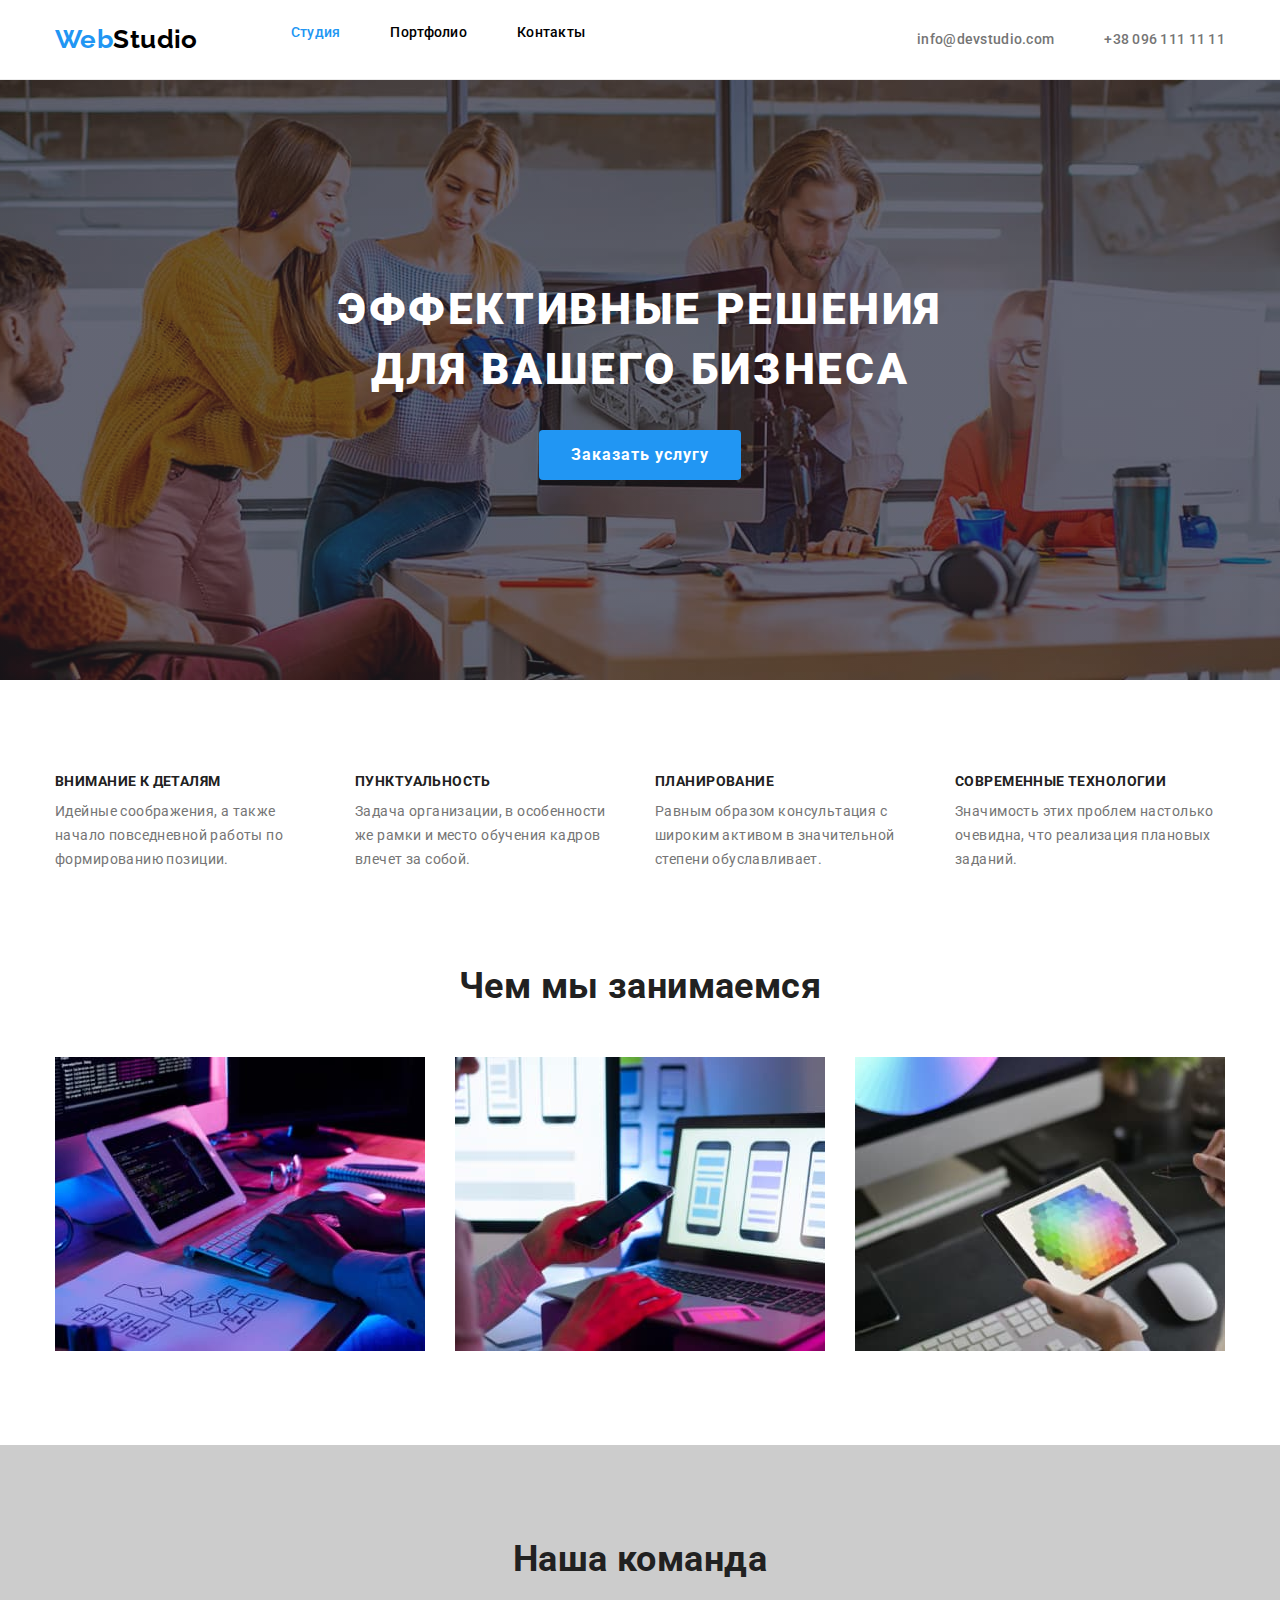
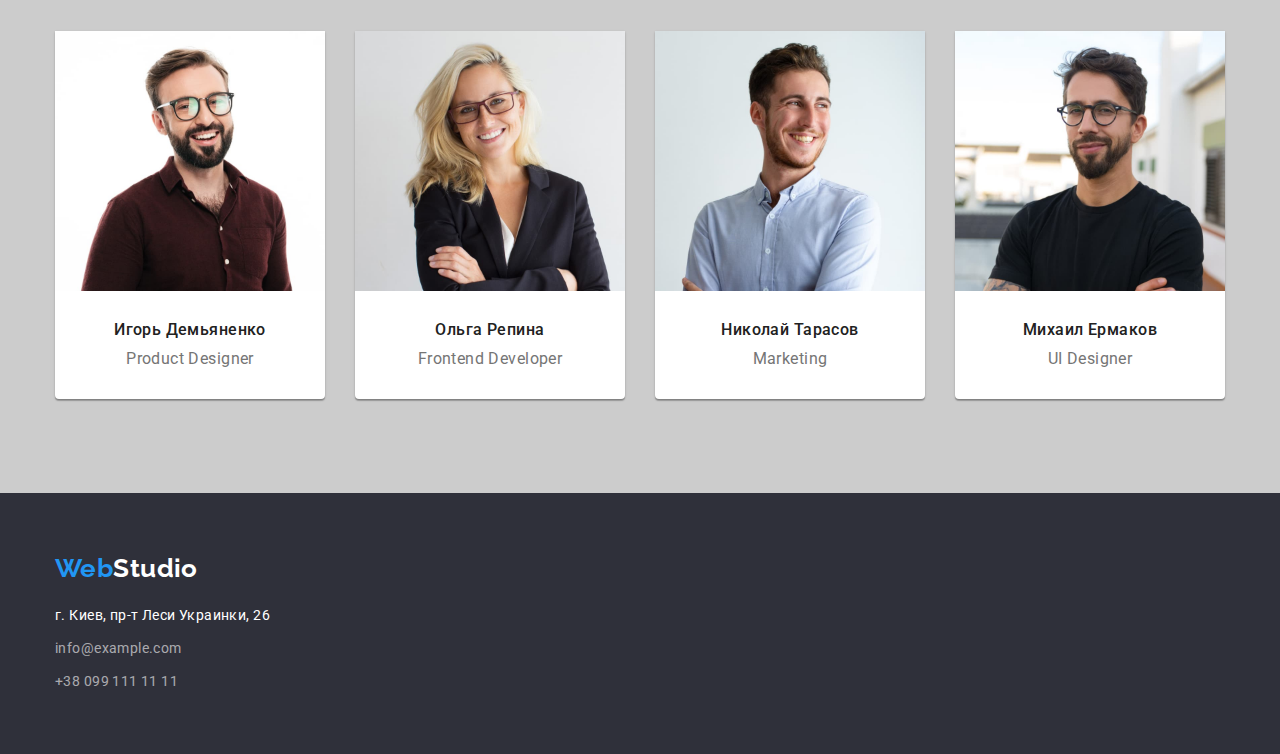
<file: index.html>
<!DOCTYPE html>
<html lang="ru">
<head>
    <meta charset="UTF-8">
    <meta http-equiv="X-UA-Compatible" content="IE=edge">
    <meta name="viewport" content="width=device-width, initial-scale=1.0">
    <title>Document</title>
    <link rel="preconnect" href="https://fonts.googleapis.com">
    <link rel="preconnect" href="https://fonts.gstatic.com" crossorigin>
    <link href="https://fonts.googleapis.com/css2?family=Montserrat:wght@400;700&family=Raleway:wght@700&family=Roboto:wght@400;500;700;900&display=swap" rel="stylesheet">
    <link rel="stylesheet" href="https://cdnjs.cloudflare.com/ajax/libs/modern-normalize/1.1.0/modern-normalize.css" integrity="sha512-Y0MM+V6ymRKN2zStTqzQ227DWhhp4Mzdo6gnlRnuaNCbc+YN/ZH0sBCLTM4M0oSy9c9VKiCvd4Jk44aCLrNS5Q==" crossorigin="anonymous" referrerpolicy="no-referrer" />
    <link rel="stylesheet" href="./css/styles.css">
</head>
<body>
    <header class="header">
        <div class="container main-nav">
            <nav class="header-nav">
                <a href="./index.html" lang="en" class="header-logo"><span class="logo-web">Web</span>Studio</a>
                <ul class="header-nav-list list">
                    <li class="header-item"><a href="./index.html" class="nav-link current link">Студия</a></li>
                    <li class="header-item"><a href="./portfolio.html" class="nav-link link">Портфолио</a></li>
                    <li class="header-item"><a href="#contancts" class="nav-link link">Контакты</a></li>
                </ul>
            </nav>     
                <ul class="header-contacts list">
                    <li class="header-item"><a href="mailto:info@devstudio.com" class="header-contancts-links link">info@devstudio.com</a></li>
                    <li class="header-item"><a href="tel:+380961111111" class="header-contancts-links link">+38 096 111 11 11</a></li>
                </ul>
        </div>
    </header>
    <main>
        <!-- Hero   -->
        <section class="section-hero overlay">
            <div class="container hero">
                <h1 class="hero-title">Эффективные решения для вашего бизнеса</h1>
                <button type="button" class="hero-button">Заказать услугу</button>
            </div>
        </section>
        <!-- особенности   -->
        <section class="section-features">
            <div class="container">
                <h2 class="visually-hidden">особенности</h2>
                    <ul class="features-list list">
                        <li class="features-head">
                            <h3 class="features-title">Внимание к деталям</h3>
                            <p class="features-text">Идейные соображения, а также начало повседневной работы по формированию позиции.</p>
                        </li>
                        <li class="features-head">
                            <h3 class="features-title">Пунктуальность</h3>
                            <p class="features-text">Задача организации, в особенности же рамки и место обучения кадров влечет за собой.</p>
                        </li>
                        <li class="features-head">
                            <h3 class="features-title">Планирование</h3>
                            <p class="features-text">Равным образом консультация с широким активом в значительной степени обуславливает.</p>
                        </li>
                        <li class="features-head">
                            <h3 class="features-title">Современные технологии</h3>
                            <p class="features-text">Значимость этих проблем настолько очевидна, что реализация плановых заданий.</p>
                        </li>
                    </ul> 
            </section>
            </div>
            
        <!-- Чем мы занимаемся   -->
        <section class="section-gallery">
            <div class="container">
                <h2 class="section-title">Чем мы занимаемся</h2>
                <ul class="gallery-list list">
                    <li class="gallery-item"><img src="./images/box1.jpg" width="370" alt="Программирование"></li>
                    <li class="gallery-item"><img src="./images/box2.jpg" width="370" alt="Маркетинг"></li>
                    <li class="gallery-item"><img src="./images/box3.jpg" width="370" alt="Дизайн"></li>
                </ul>
            </section>
            </div>
            
        <!-- Наша команда   -->
        <section class="section-team section">
            <div class="container">
                <h2 class="section-title team-title">Наша команда</h2>
                <ul class="team-list list">
                    <li class="team-item">
                        <img src="./images/ihor-demyanenko.jpg" width="270" alt="Игорь Демьяненко" class="image-team">
                        <div class="container-job">
                            <h3 class="team-title">Игорь Демьяненко</h3>
                            <p lang="en" class="team-job">Product Designer</p>
                        </div>
                    </li>
                    <li class="team-item">
                        <img src="./images/olha-repina.jpg" width="270" alt="Ольга Репина" class="image-team">
                        <div class="container-job">
                            <h3 class="team-title">Ольга Репина</h3>
                            <p lang="en" class="team-job">Frontend Developer</p>
                        </div>
                    </li>
                    <li class="team-item">
                        <img src="./images/nick-tarasov.jpg" width="270" alt="Николай Тарасов" class="image-team">
                        <div class="container-job">
                            <h3 class="team-title">Николай Тарасов</h3>
                            <p lang="en" class="team-job">Marketing</p>
                        </div>
                    </li>
                    <li class="team-item">
                        <img src="./images/michael-ermakov.jpg" width="270" alt="Михаил Ермаков" class="image-team">
                        <div class="container-job">
                            <h3 class="team-title">Михаил Ермаков</h3>
                            <p lang="en" class="team-job">UI Designer</p>
                        </div>
                    </li>
                </ul>
            </div>
        </section>
    </main>
    <footer id="contancts" class="footer">
        <div class="container">
            <a href="./index.html" lang="en" class="footer-logo"><span class="logo-web">Web</span><span class="footer-logo-studio">Studio</span></a>
            <address class="address">
                <ul class="address-list list">
                    <li class="adress-item"><a href="https://goo.gl/maps/8shdiFGx71ro6A286" target="_blank" rel="nofollow" class="map link">г. Киев, пр-т Леси Украинки, 26</a></li>
                    <li class="adress-item"><a href="mailto:info@example.com" class="footer-contacts link">info@example.com</a></li>
                    <li class="adress-item"><a href="tel:+380991111111" class="footer-contacts link">+38 099 111 11 11</a></li>
            </ul>
            </address>
        </div>
    </footer>
</body>
</html>
</file>
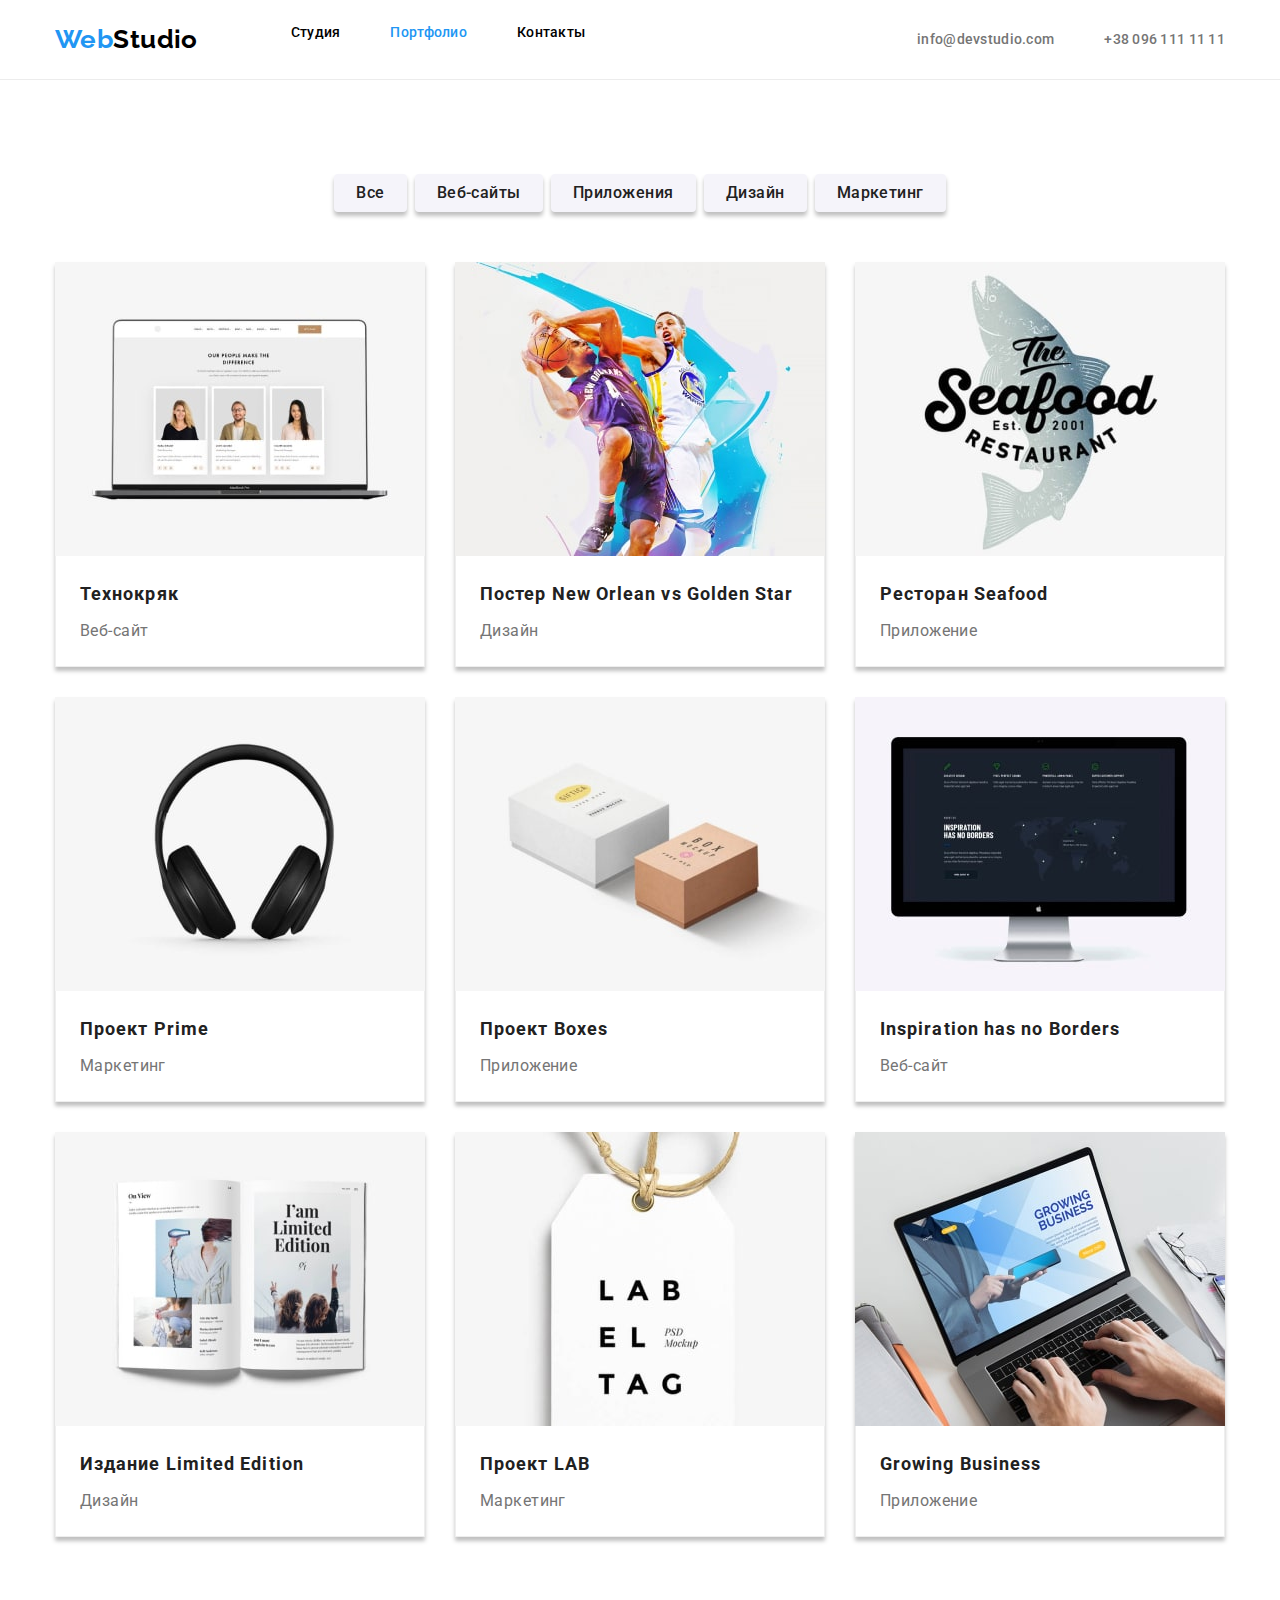
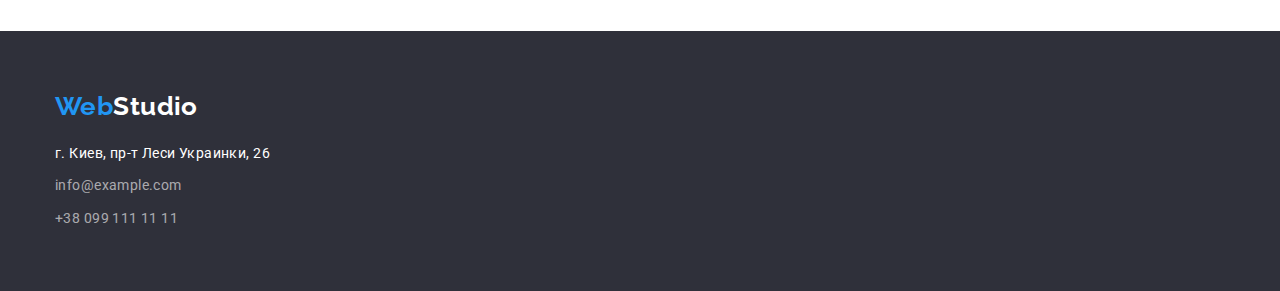
<file: portfolio.html>
<!DOCTYPE html>
<html lang="ru">
<head>
    <meta charset="UTF-8">
    <meta http-equiv="X-UA-Compatible" content="IE=edge">
    <meta name="viewport" content="width=device-width, initial-scale=1.0">
    <title>Document</title>
    <link rel="preconnect" href="https://fonts.googleapis.com">
    <link rel="preconnect" href="https://fonts.gstatic.com" crossorigin>
    <link href="https://fonts.googleapis.com/css2?family=Montserrat:wght@400;700&family=Raleway:wght@700&family=Roboto:wght@400;500;700;900&display=swap" rel="stylesheet">
    <link rel="stylesheet" href="https://cdnjs.cloudflare.com/ajax/libs/modern-normalize/1.1.0/modern-normalize.css" integrity="sha512-Y0MM+V6ymRKN2zStTqzQ227DWhhp4Mzdo6gnlRnuaNCbc+YN/ZH0sBCLTM4M0oSy9c9VKiCvd4Jk44aCLrNS5Q==" crossorigin="anonymous" referrerpolicy="no-referrer" />
    <link rel="stylesheet" href="./css/styles.css">
</head>
<body>
    <header class="header">
        <div class="container main-nav">
            <nav class="header-nav">
                <a href="./index.html" lang="en" class="header-logo"><span class="logo-web">Web</span>Studio</a>
                <ul class="header-nav-list list">
                    <li class="header-item"><a href="./index.html" class="nav-link link">Студия</a></li>
                    <li class="header-item"><a href="./portfolio.html" class="nav-link current link">Портфолио</a></li>
                    <li class="header-item"><a href="#contancts" class="nav-link link">Контакты</a></li>
                </ul>
            </nav>     
                <ul class="header-contacts list">
                    <li class="header-item"><a href="mailto:info@devstudio.com" class="header-contancts-links link">info@devstudio.com</a></li>
                    <li class="header-item"><a href="tel:+380961111111" class="header-contancts-links link">+38 096 111 11 11</a></li>
                </ul>
        </div>
    </header>
    <main>
                <!-- Кнопки и фильтра -->
        <section class="section-portfolio">
            <div class="container">
                <h1 class="visually-hidden">Наши Работы</h1>
                <ul class="filter-button-list list">
                    <li class="button-item"><button type="button" class="filter-button">Все</button></li>
                    <li class="button-item"><button type="button" class="filter-button">Веб-сайты</button></li>
                    <li class="button-item"><button type="button" class="filter-button">Приложения</button></li>
                    <li class="button-item"><button type="button" class="filter-button">Дизайн</button></li>
                    <li class="button-item"><button type="button" class="filter-button">Маркетинг</button></li>
                </ul>
                <ul class="portfolio-list list">
                    <li class="portfolio-item">
                        <a href="" class="portfolio-link link border">
                            <img src="./images/1-technokryak.jpg" width="370" alt="Технокряк">
                            <div class="portfolio-container">
                                <h2 class="portfolio-title">Технокряк</h2>
                                <p class="portfolio-text">Веб-сайт</p>
                            </div>
                        </a>
                    </li>
                    <li class="portfolio-item">
                        <a href="" class="portfolio-link link border">
                            <img src="./images/2-poster-new-orlean.jpg" width="370" alt="Постер New Orlean vs Golden Star">
                            <div class="portfolio-container">
                                <h2 class="portfolio-title">Постер New Orlean vs Golden Star</h2>
                                <p class="portfolio-text">Дизайн</p>
                            </div>
                        </a>
                    </li>
                    <li class="portfolio-item">
                        <a href="" class="portfolio-link link border">
                            <img src="./images/3-restaurant-seafood.jpg" width="370" alt="Ресторан Seafood">
                            <div class="portfolio-container">
                                <h2 class="portfolio-title">Ресторан Seafood</h2>
                                <p class="portfolio-text">Приложение</p>
                            </div>
                        </a>
                    </li>
                    <li class="portfolio-item">
                        <a href="" class="portfolio-link link">
                            <img src="./images/4-project-prime.jpg" width="370" alt="Проект Prime">
                            <div class="portfolio-container">
                                <h2 class="portfolio-title">Проект Prime</h2>
                                <p class="portfolio-text">Маркетинг</p>
                            </div>
                        </a>
                    </li>
                    <li class="portfolio-item">
                        <a href="" class="portfolio-link link">
                            <img src="./images/5-project-boxes.jpg" width="370" alt="Проект Boxes">
                            <div class="portfolio-container">
                                <h2 class="portfolio-title">Проект Boxes</h2>
                                <p class="portfolio-text">Приложение</p>
                            </div>
                        </a>
                    </li>
                    <li class="portfolio-item">
                        <a href="" class="portfolio-link link">
                            <img src="./images/6-inspiration-has-no-borders.jpg" width="370" alt="Inspiration has no Borders">
                            <div class="portfolio-container">
                                <h2 class="portfolio-title">Inspiration has no Borders</h2>
                                <p class="portfolio-text">Веб-сайт</p>
                            </div>
                        </a>
                    </li>
                    <li class="portfolio-item">
                        <a href="" class="portfolio-link link">
                            <img src="./images/7-limitededition.jpg" width="370" alt="Издание Limited Edition">
                            <div class="portfolio-container">
                                <h2 class="portfolio-title">Издание Limited Edition</h2>
                                <p class="portfolio-text">Дизайн</p>
                            </div>
                        </a>
                    </li>
                    <li class="portfolio-item">
                        <a href="" class="portfolio-link link">
                            <img src="./images/8-project-lab.jpg" width="370" alt="Проект LAB">
                            <div class="portfolio-container">
                                <h2 class="portfolio-title">Проект LAB</h2>
                                <p class="portfolio-text">Маркетинг</p>
                            </div>
                        </a>
                    </li>
                    <li class="portfolio-item">
                        <a href="" class="portfolio-link link">
                            <img src="./images/9-growing-Business.jpg" width="370" alt="Growing Business">
                            <div class="portfolio-container">
                                <h2 class="portfolio-title">Growing Business</h2>
                                <p class="portfolio-text">Приложение</p>
                            </div>
                        </a>
                    </li>
                </ul>
            </div>
        </section>
    </main>
    <footer id="contancts" class="footer">
        <div class="container">
            <a href="./index.html" lang="en" class="footer-logo"><span class="logo-web">Web</span><span class="footer-logo-studio">Studio</span></a>
            <address class="address">
                <ul class="address-list list">
                    <li class="adress-item"><a href="https://goo.gl/maps/8shdiFGx71ro6A286" target="_blank" rel="nofollow" class="map link">г. Киев, пр-т Леси Украинки, 26</a></li>
                    <li class="adress-item"><a href="mailto:info@example.com" class="footer-contacts link">info@example.com</a></li>
                    <li class="adress-item"><a href="tel:+380991111111" class="footer-contacts link">+38 099 111 11 11</a></li>
            </ul>
            </address>
        </div>
    </footer>
</body>
</html>
</file>
<file: css/styles.css>
:root {
    --logo-primary-text: #000000;
    --hero-text-color: #FFFFFF;
    --hero-background-color: #2F303A;
    --footer-background-color: #2F303A;
    --footer-contacts-color: rgba(255, 255, 255, 0.6);
    --primary-text-color: #757575; 
    --title-text-color: #212121;
    --accent-color: #2196F3;
    --primaty-bg-color: #FFFFFF;
    --section-background-color: #CCCCCC;
    --filterbutton-main-color: #212121;
    --filterbutton-bg-color: #F5F4FA;
    --filterbutton-secondbg-color: #2196F3;
    --main-font: Roboto, sand-serif}

body {
    font-family: 'Roboto', sans-serif;
    color: var(--primary-text-color); 
    background-color: var(--primaty-bg-color); 
    font-size: 14px; 
    letter-spacing: 0.03em;}
/* --- Basic Recommendation Styles --- */
p, h1, h2, h3, h4, h5, h6 {margin: 0;}
button {display: block; margin: 0 auto; cursor: pointer; font-family: var(--main-font); font-size: 14px; letter-spacing: 0.03em;}
img {display: block;
    max-width: 100%;
    height: auto;}
address {font-style: normal;}
.list {list-style: none; margin: 0; padding-left: 0;}
.link {text-decoration: none; color: inherit;}

html {box-sizing: border-box;}
*, *::before, *::after {box-sizing: border-box;}

.header-logo, .footer-logo {text-decoration: none;}

.container {width: 1200px; padding: 0 15px; margin: 0 auto;}
.container-second {width: 1200px; padding: 0 15px; margin: 0 auto;}

.visually-hidden {position: absolute;
    white-space: nowrap;
    width: 1px;
    height: 1px;
    overflow: hidden;
    border: 0;
    padding: 0;
    clip: rect(0 0 0 0);
    clip-path: inset(50%);
    margin: -1px;}

/* --- Кнопки (часть) ---  */
.hero-button, .filter-button {display: border-box; font-family: inherit; cursor: pointer; border: 0;}
.hero-button:hover, .hero-button:focus {box-shadow: 0px 4px 4px rgba(0, 0, 0, 0.15); border-radius: 4px;}

/* --- Логотип ---  */
.header-logo {display: inline-block; margin-right: 93px;
    font-family: 'Raleway';
    font-weight: 700;
    font-size: 26px;
    line-height: 1.19;
    color: var(--logo-primary-text);}
.logo-web {color: var(--accent-color);}

/* --- Хэдер ---  */
.header {border-bottom: 1px solid #ECECEC;}
.nav-link {font-weight: 500;
    line-height: 1.14;
    letter-spacing: 0.02em;
    color: var(--logo-primary-text);}
.nav-link {color: var(--logo-primary-text);}
.nav-link.link.current {color: var(--accent-color)}
.nav-link:hover, .nav-link:focus {color: var(--accent-color);}
.header-contancts-links {font-weight: 500;
    line-height: 1.14;
    letter-spacing: 0.02em;
    color: #757575;}
.header-contancts-links:hover, .header-contancts-links:focus, 
.map:hover, .footer-contacts:hover, .map:focus, .footer-contacts:focus {color: var(--accent-color);}
.header-nav, .header-nav-list, .features-list, .header-contacts {display: flex;}

.header-nav {padding-top: 24px; padding-bottom: 24px;}
.header-nav-list {margin-right: auto;}
.header .container {display: flex; align-items: center;}
.header-nav .nav-link {padding-top: 10px; padding-bottom: 10px;}
.header-contacts .header-contancts-links {padding-top: 10px; padding-bottom: 10px;}
.header-nav-list, .header-contacts {gap: 50px}
.header .header-contacts {margin-left: auto}

/* --- Футер ---  */
.footer {padding: 60px 0; background: var(--footer-background-color)}
.footer-logo-studio {color: var(--primaty-bg-color);}
.map {font-style: normal;
    font-size: 14px;
    line-height: 1.71;
    color: var(--primaty-bg-color)}
.footer-contacts {font-style: normal;
    line-height: 1.71;
    letter-spacing: 0.03em;
    color: var(--footer-contacts-color);}
.map:focus {color: var(--accent-color);}
.footer-contacts:focus {color: var(--accent-color);}
.footer-logo {
    font-family: 'Raleway';
    font-weight: 700;
    font-size: 26px;
    line-height: 1.19;
    color: var(--logo-primary-text);}
/* .footer-logo {display: block; margin:auto; margin-bottom: 20px;} */
.address-list .adress-item:not(:last-child) {margin-bottom: 9px;}
.address {margin-top: 20px;}


/* --- Hero ---  */
.section-hero {text-align: center; padding: 200px 0; background-color: #2F303A;}
.hero-title {width: 696px; margin: auto; margin-bottom: 30px; font-weight: 900; 
    font-size: 44px;
    line-height: 1.36;
    text-align: center;
    letter-spacing: 0.06em;
    text-transform: uppercase;
    color: var(--hero-text-color);}

/* --- Hero Button ---  */
.hero-button {display: inline-block;
    font-weight: 700;
    font-size: 16px;
    line-height: 1.87;
    padding: 10px 32px;
    letter-spacing: 0.06em;
    color: var(--primaty-bg-color);
    background-color: var(--accent-color);
    border-radius: 4px;}

/* --- Тайтл секций ---  */
.section-title {margin-bottom: 50px; font-weight: 700;
    font-size: 36px;
    line-height: 1.16;
    text-align: center;
    color: var(--title-text-color);}
.section-title.team-title {margin-bottom: 50px;}

    /* --- Особенности ---  */
.section-features {margin: 94px 0;}
.features-title {margin-bottom: 10px;
    font-weight: 700;
    font-size: 14px;
    line-height: 1.14;
    letter-spacing: 0.03em;
    text-transform: uppercase;
    color: var(--title-text-color);}
.features-text {line-height: 1.71;
    color: var(--primary-text-color)}
.features-head {width: 270px;}
.features-list {gap: 30px;}


/* --- Галерея --- */
.section-gallery {padding: 0 0 94px 0;}
.gallery-list {display: flex;}
.gallery-list .gallery-item:not(:last-child) {margin-right: 30px;}


    /* --- Наша команда ---  */
.section-team {padding: 94px 0; background-color: var(--section-background-color)}
.team-list {display: flex;}
.team-list .team-title {
    width: ((100% - 90px) / 4);
    font-weight: 500;
    font-size: 16px;
    line-height: 1.18;
    text-align: center;
    color: var(--title-text-color);}
.team-title {margin-bottom: 10px;}
.team-job {font-weight: 400;
    font-size: 16px;
    line-height: 1.18;
    text-align: center;
    color: var(--primary-text-color);}
.team-list .team-item:not(:last-child) {margin-right: 30px;}
.container-job {padding: 30px 0;}
.team-item {background-color: var(--primaty-bg-color);
    box-shadow: 0px 1px 3px rgba(0, 0, 0, 0.12), 0px 1px 1px rgba(0, 0, 0, 0.14), 0px 2px 1px rgba(0, 0, 0, 0.2);
    border-radius: 0px 0px 4px 4px;}

.section-portfolio {padding: 94px 0;}
/* --- Filter Buttons ---  */
.filter-button {padding: 6px 22px; font-weight: 500;
    font-size: 16px;
    line-height: 1.62;
    text-align: center;
    border-radius: 4px;
    letter-spacing: 0.03em;
    box-shadow: 0px 4px 4px rgba(0, 0, 0, 0.25);
    color: var(--filterbutton-main-color);
    background-color: var(--filterbutton-bg-color);}
.filter-button:hover, .filter-button:focus {
    color: var(--filterbutton-bg-color);
    background-color: var(--filterbutton-secondbg-color);}
.filter-button-list {display: flex; margin-bottom: 50px; justify-content: center;}
.filter-button-list .button-item:not(:last-child) {margin-right: 8px;}

/* --- Portfolio ---  */
.portfolio-title {margin-bottom: 4px;
    font-weight: 700;
    font-size: 18px;
    line-height: 2;
    letter-spacing: 0.06em;
    color: var(--title-text-color)}
.portfolio-text {font-size: 16px;
    line-height: 1.87;
    color: var(--primary-text-color)}
.portfolio-list {display: flex; flex-wrap: wrap; gap: 30px;} 
.portfolio-container {border: 1px solid #eeeeee; padding: 20px 24px; border-top: 0;}
.portfolio-item {width: 370px; width: cacl ((100% - 60px)/3);
    box-shadow: 0px 4px 4px rgba(0, 0, 0, 0.25);}

.filter-button:hover, .filter-button:focus {
    color: var(--filterbutton-bg-color);
    background-color: var(--filterbutton-secondbg-color);}

/* --- Рукщ ифслпкщгтв --- */
.overlay {height: 600px; max-width: 1400px; margin-right: auto; margin-left: auto;
    background-repeat: no-repeat;
    background-position: center;
    background-size: cover;
    background-image: linear-gradient(to right, rgba(47, 48, 58, 0.4), rgba(47, 48, 58, 0.4)), url(../images/hero-overlay.jpg);}
</file>
